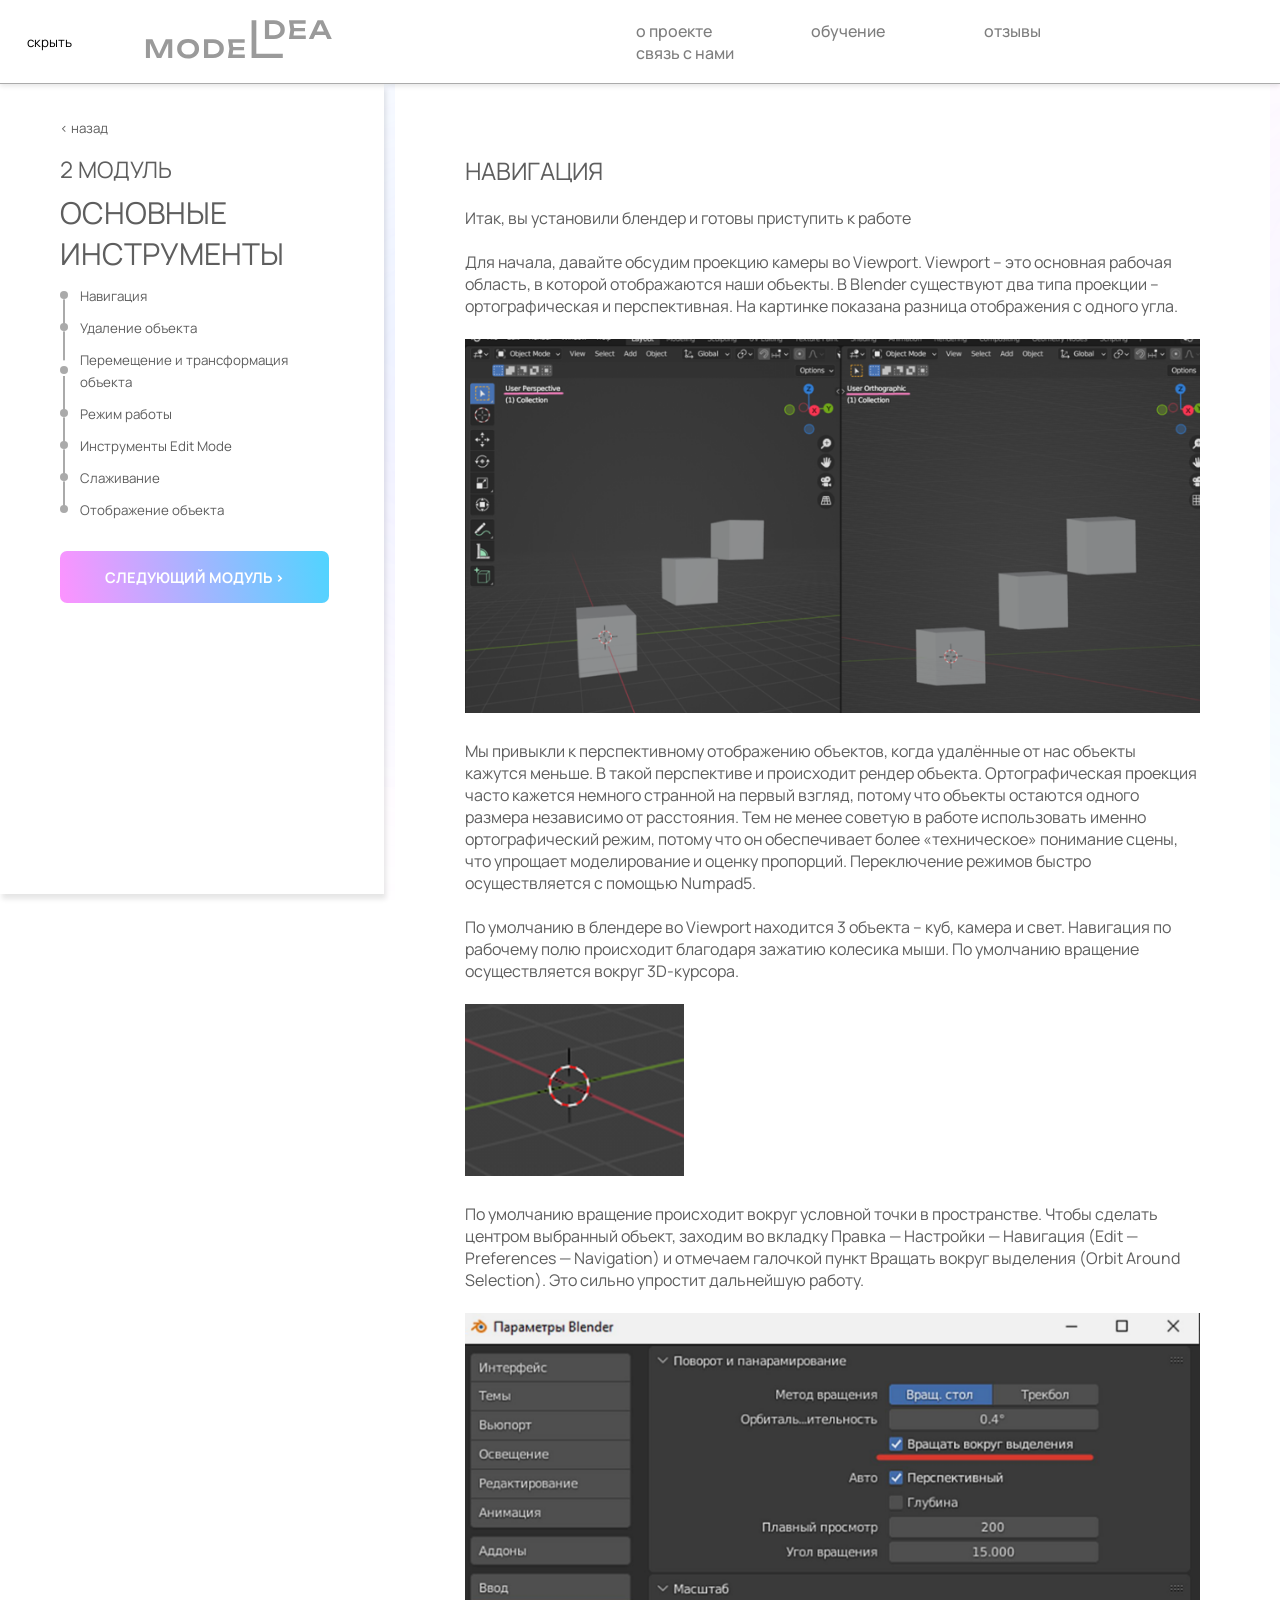
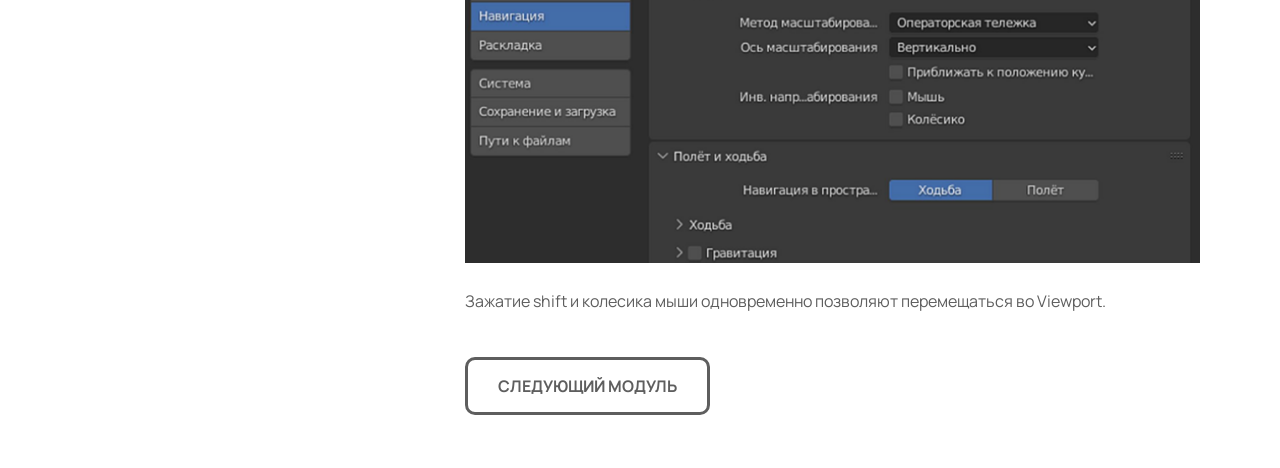
<file: course2.html>
<!DOCTYPE html>
<html lang="en">
<head>
    <meta charset="UTF-8">
    <meta name="viewport" content="width=device-width, initial-scale=1.0">
    <link rel="preconnect" href="https://fonts.googleapis.com">
    <link rel="preconnect" href="https://fonts.gstatic.com" crossorigin>
    <link href="https://fonts.googleapis.com/css2?family=Manrope:wght@200..800&family=Unbounded:wght@200..900&display=swap" rel="stylesheet">
    <title>Course1</title>
    <link rel="stylesheet" href = "css/main.css">
</head>
<body>
    <nav class="sticky">
        <div class="nav-container">
            <button class="toggle-button" onclick="toggleSidebar()">скрыть</button>
            <div class="logo"><a href="#logo"><img src="img/logo.svg" alt="Logo" class="logo-img"></a></div>
            <ul class="list-inline">
                <li><a href="#a">о проекте</a></li>
                <li><a href="#b">обучение</a></li>
                <li><a href="#c">отзывы</a></li>
                <li><a href="#d">связь с нами</a></li>
            </ul>
        </div>
    </nav>

    <div class="container">
        <article class="section" id="logo"></article>
    </div>

    <div class="main-container">
            <div class="sidebar-module" id="sidebar">
                <a href="courses.html">&lt; назад</a>
                <h2>2 МОДУЛЬ</h2>
                <h3>ОСНОВНЫЕ ИНСТРУМЕНТЫ</h3>
                <ul class="lesson-list">
                    <li><a href="#" onclick="add_content2_1()">Навигация</a></li>
                    <li><a href ="#" onclick="add_content2_2()">Удаление объекта</a></li>
                    <li><a href="#" onclick="add_content2_3()">Перемещение и трансформация объекта</a></li>
                    <li><a href="#" onclick="add_content2_4()">Режим работы</a></li>
                    <li><a href="#" onclick="add_content2_5()">Инструменты Edit Mode</a></li>
                    <li><a href="#" onclick="add_content2_6()">Слаживание</a></li>
                    <li><a href="#" onclick="add_content2_7()">Отображение объекта</a></li>
                </ul>
                <button class="button-next" onclick="openNextModule()">СЛЕДУЮЩИЙ МОДУЛЬ &gt</button>
                <script>
                    function openNextModule() {
                    window.location.href = "course3.html";}
                </script>
                
            </div>
        
        
        <div class="back-container">
            <div class="lesson-container" id="lesson-container">
                <h1 class="lesson-title">НАВИГАЦИЯ</h1>
                <p class="lesson-text">Итак, вы установили блендер и готовы приступить к работе <br>
                    <br>
                    Для начала, давайте обсудим проекцию камеры во Viewport. Viewport – это основная рабочая область, в которой отображаются наши объекты. В Blender существуют два типа проекции – ортографическая и перспективная. На картинке показана разница отображения с одного угла.
                    <br> <br>
                    <img 
                        src="img/Nav-1.1(2).png" 
                        width=100%
                        alt="Screen1">
                    <br> <br>
                    Мы привыкли к перспективному отображению объектов, когда удалённые от нас объекты кажутся меньше. В такой перспективе и происходит рендер объекта. Ортографическая проекция часто кажется немного странной на первый взгляд, потому что объекты остаются одного размера независимо от расстояния. Тем не менее советую в работе использовать именно ортографический режим, потому что он обеспечивает более «техническое» понимание сцены, что упрощает моделирование и оценку пропорций. Переключение режимов быстро осуществляется с помощью Numpad5.
                    <br> <br>
                    По умолчанию в блендере во Viewport находится 3 объекта – куб, камера и свет. Навигация по рабочему полю происходит благодаря зажатию колесика мыши. По умолчанию вращение осуществляется вокруг 3D-курсора.
                    <br> <br>
                    <img src="img/Nav-1.2.png" alt="Screen2" class="screen-2">
                    <br> <br>
                    По умолчанию вращение происходит вокруг условной точки в пространстве. Чтобы сделать центром выбранный объект, заходим во вкладку Правка — Настройки — Навигация (Edit — Preferences — Navigation) и отмечаем галочкой пункт Вращать вокруг выделения (Orbit Around Selection). Это сильно упростит дальнейшую работу. 
                    <br> <br>
                    <img 
                    src="img/Nav-1.3.png"
                    width=100%>
                    <br> <br>
                    Зажатие shift и колесика мыши одновременно позволяют перемещаться во Viewport. 
                </p>
                <button class="button-next-ur" onclick="add_content2_2()">СЛЕДУЮЩИЙ МОДУЛЬ</button>
            </div>
        </div>
    </div>
<script src="back.js"></script>
</body>
</html>
</file>
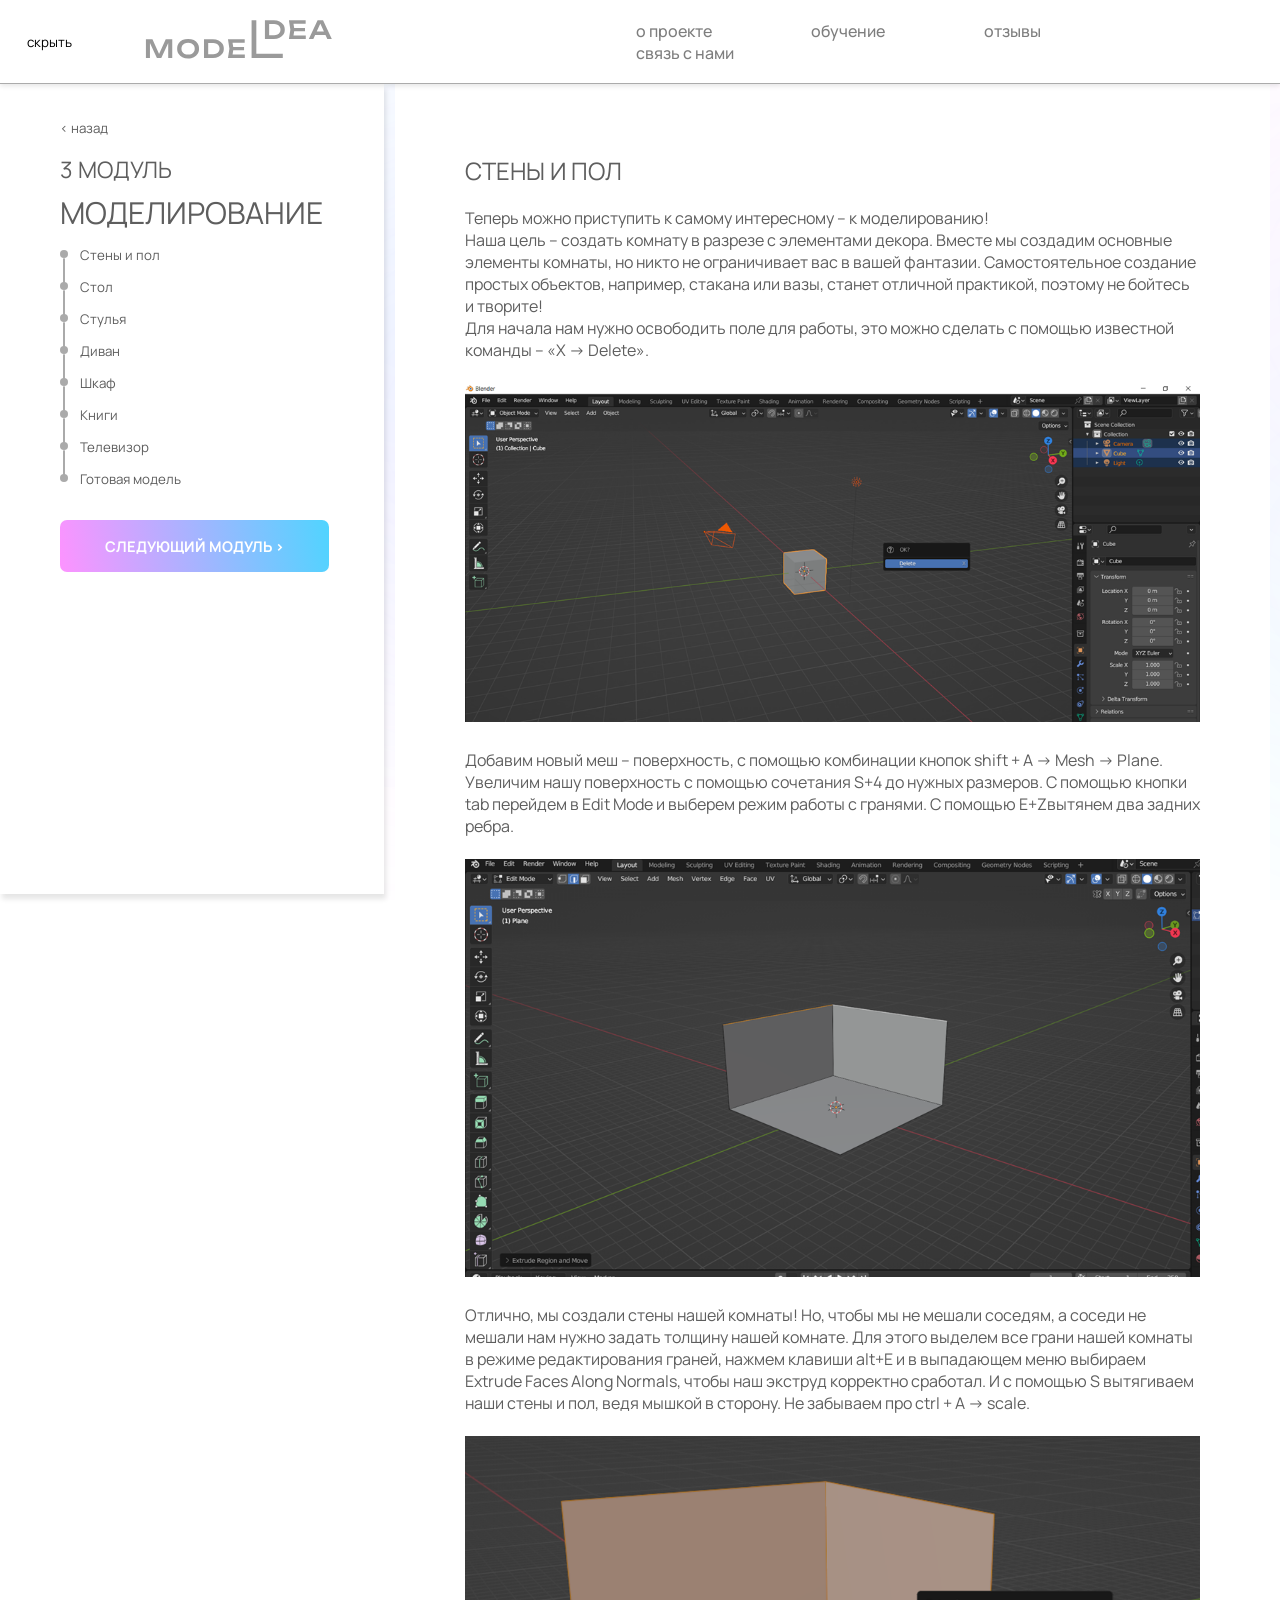
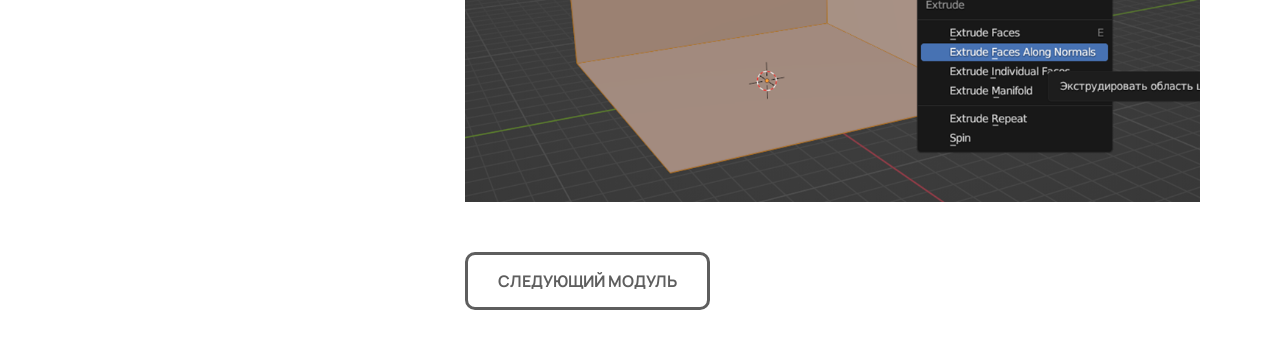
<file: course3.html>
<!DOCTYPE html>
<html lang="en">
<head>
    <meta charset="UTF-8">
    <meta name="viewport" content="width=device-width, initial-scale=1.0">
    <link rel="preconnect" href="https://fonts.googleapis.com">
    <link rel="preconnect" href="https://fonts.gstatic.com" crossorigin>
    <link href="https://fonts.googleapis.com/css2?family=Manrope:wght@200..800&family=Unbounded:wght@200..900&display=swap" rel="stylesheet">
    <title>Course1</title>
    <link rel="stylesheet" href = "css/main.css">
</head>
<body>
    <nav class="sticky">
        <div class="nav-container">
            <button class="toggle-button" onclick="toggleSidebar()">скрыть</button>
            <div class="logo"><a href="#logo"><img src="img/logo.svg" alt="Logo" class="logo-img"></a></div>
            <ul class="list-inline">
                <li><a href="#a">о проекте</a></li>
                <li><a href="#b">обучение</a></li>
                <li><a href="#c">отзывы</a></li>
                <li><a href="#d">связь с нами</a></li>
            </ul>
        </div>
    </nav>

    <div class="container">
        <article class="section" id="logo"></article>
    </div>

    <div class="main-container">
            <div class="sidebar-module" id="sidebar">
                <a href="course2.html">&lt; назад</a>
                <h2>3 МОДУЛЬ</h2>
                <h3>МОДЕЛИРОВАНИЕ</h3>
                <ul class="lesson-list">
                    <li><a href="#" onclick="add_content3_1()">Стены и пол</a></li>
                    <li><a href="#" onclick="add_content3_2()">Стол</a></li>
                    <li><a href="#" onclick="add_content3_3()">Стулья</a></li>
                    <li><a href="#" onclick="add_content3_4()">Диван</a></li>
                    <li><a href="#" onclick="add_content3_5()">Шкаф</a></li>
                    <li><a href="#" onclick="add_content3_6()">Книги</a></li>
                    <li><a href="#" onclick="add_content3_7()">Телевизор</a></li>
                    <li><a href="#" onclick="add_content3_8()">Готовая модель</a></li>
                </ul>
                <button class="button-next" onclick="openNextModule()">СЛЕДУЮЩИЙ МОДУЛЬ &gt</button>
                <script>
                    function openNextModule() {
                        window.location.href = "course4.html";}
                </script>

            </div>
        
        
        <div class="back-container">
            <div class="lesson-container" id="lesson-container">
                <h1 class="lesson-title">СТЕНЫ И ПОЛ</h1>
                <p class="lesson-text">
                    Теперь можно приступить к самому интересному – к моделированию! 
                    <br>
                    Наша цель – создать комнату в разрезе с элементами декора. Вместе мы создадим основные элементы комнаты, но никто не ограничивает вас в вашей фантазии. Самостоятельное создание простых объектов, например, стакана или вазы, станет отличной практикой, поэтому не бойтесь и творите!
                    <br>
                    Для начала нам нужно освободить поле для работы, это можно сделать с помощью известной команды – «X -> Delete». 
                    <br> <br>
                    <img 
                    src="img/Model-1.png"
                    width = 100%>
                    <br> <br>
                    Добавим новый меш – поверхность, с помощью комбинации кнопок shift + A -> Mesh -> Plane. Увеличим нашу поверхность с помощью сочетания  S+4 до нужных размеров. С помощью кнопки tab перейдем в Edit Mode и выберем режим работы с гранями. С помощью E+Zвытянем два задних ребра. 
                    <br> <br>
                    <img
                    src = "img/Model-2.png"
                    width = 100%>
                    <br> <br>
                    Отлично, мы создали стены нашей комнаты! Но, чтобы мы не мешали соседям, а соседи не мешали нам нужно задать толщину нашей комнате. Для этого выделем все грани нашей комнаты в режиме редактирования граней, нажмем клавиши alt+E и в выпадающем меню выбираем Extrude Faces Along Normals, чтобы наш экструд корректно сработал. И с помощью S вытягиваем наши стены и пол, ведя мышкой в сторону. Не забываем про ctrl + A -> scale.
                    <br> <br>
                    <img
                    src="img/Model-3.png"
                    width = 100%>
                </p>
                <button class="button-next-ur" onclick="add_content3_2()">СЛЕДУЮЩИЙ МОДУЛЬ</button>
            </div>
        </div>
    </div>
<script src="back.js"></script>
</body>
</html>
</file>
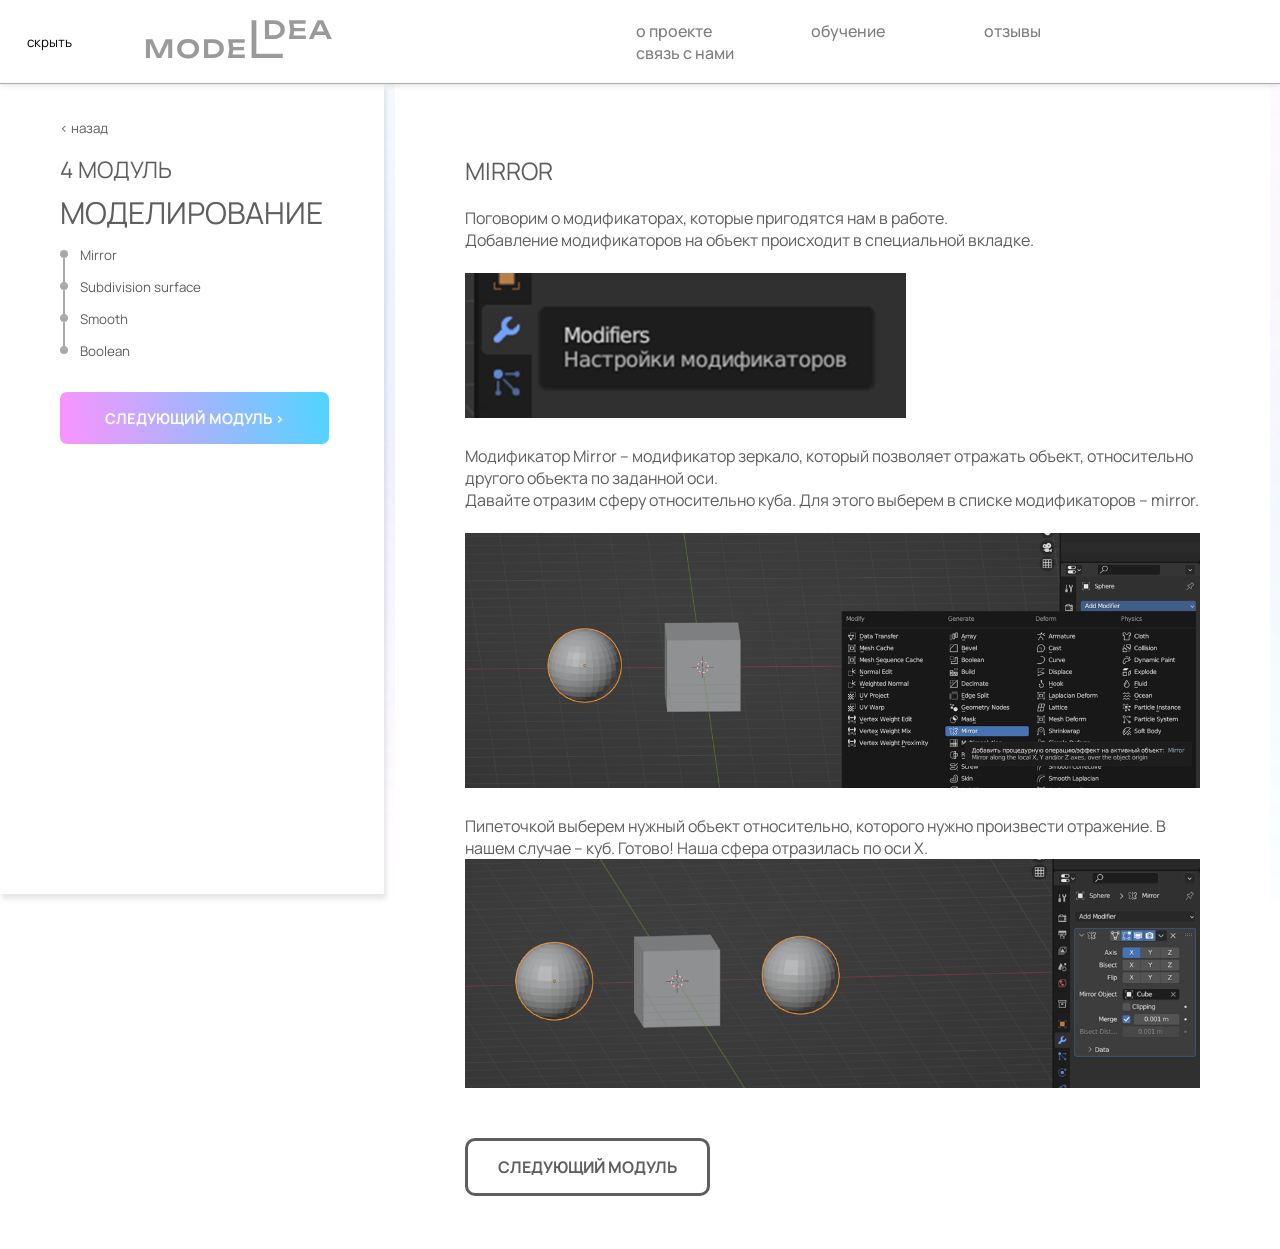
<file: course4.html>
<!DOCTYPE html>
<html lang="en">
<head>
    <meta charset="UTF-8">
    <meta name="viewport" content="width=device-width, initial-scale=1.0">
    <link rel="preconnect" href="https://fonts.googleapis.com">
    <link rel="preconnect" href="https://fonts.gstatic.com" crossorigin>
    <link href="https://fonts.googleapis.com/css2?family=Manrope:wght@200..800&family=Unbounded:wght@200..900&display=swap" rel="stylesheet">
    <title>Course1</title>
    <link rel="stylesheet" href = "css/main.css">
</head>
<body>
    <nav class="sticky">
        <div class="nav-container">
            <button class="toggle-button" onclick="toggleSidebar()">скрыть</button>
            <div class="logo"><a href="#logo"><img src="img/logo.svg" alt="Logo" class="logo-img"></a></div>
            <ul class="list-inline">
                <li><a href="#a">о проекте</a></li>
                <li><a href="#b">обучение</a></li>
                <li><a href="#c">отзывы</a></li>
                <li><a href="#d">связь с нами</a></li>
            </ul>
        </div>
    </nav>

    <div class="container">
        <article class="section" id="logo"></article>
    </div>

    <div class="main-container">
            <div class="sidebar-module" id="sidebar">
                <a href="course3.html">&lt; назад</a>
                <h2>4 МОДУЛЬ</h2>
                <h3>МОДЕЛИРОВАНИЕ</h3>
                <ul class="lesson-list">
                    <li><a href="#" onclick="add_content4_1()">Mirror</a></li>
                    <li><a href="#" onclick="add_content4_2()">Subdivision surface</a></li>
                    <li><a href="#" onclick="add_content4_3()">Smooth</a></li>
                    <li><a href="#" onclick="add_content4_4()">Boolean</a></li>
                </ul>
                <button class="button-next" onclick="openNextModule()">СЛЕДУЮЩИЙ МОДУЛЬ &gt</button>
                <script>
                    function openNextModule() {
                        window.location.href = "course5.html";}
                </script>

            </div>
        
        
        <div class="back-container">
            <div class="lesson-container" id="lesson-container">
                <h1 class="lesson-title">MIRROR</h1>
                <p class="lesson-text">
                    Поговорим о модификаторах, которые пригодятся нам в работе.
                    <br>
                    Добавление модификаторов на объект происходит в специальной вкладке.
                    <br> <br>
                    <img
                    src="img/Mod-1.png"
                    width = 60%>
                    <br> <br>
                    Модификатор Mirror – модификатор зеркало, который позволяет отражать объект, относительно другого объекта по заданной оси.
                    <br>
                    Давайте отразим сферу относительно куба. Для этого выберем в списке модификаторов – mirror. 
                    <br> <br>
                    <img
                    src="img/Mod-2.png"
                    width = 100%>
                    <br> <br>
                    Пипеточкой выберем нужный объект относительно, которого нужно произвести отражение. В нашем случае – куб. Готово! Наша сфера отразилась по оси X.
                    <br>
                    <img
                    src="img/Mod-3.png"
                    width = 100%>
                </p>
                <button class="button-next-ur" onclick="add_content4_2()">СЛЕДУЮЩИЙ МОДУЛЬ</button>
            </div>
        </div>
    </div>
<script src="back.js"></script>
</body>
</html>
</file>
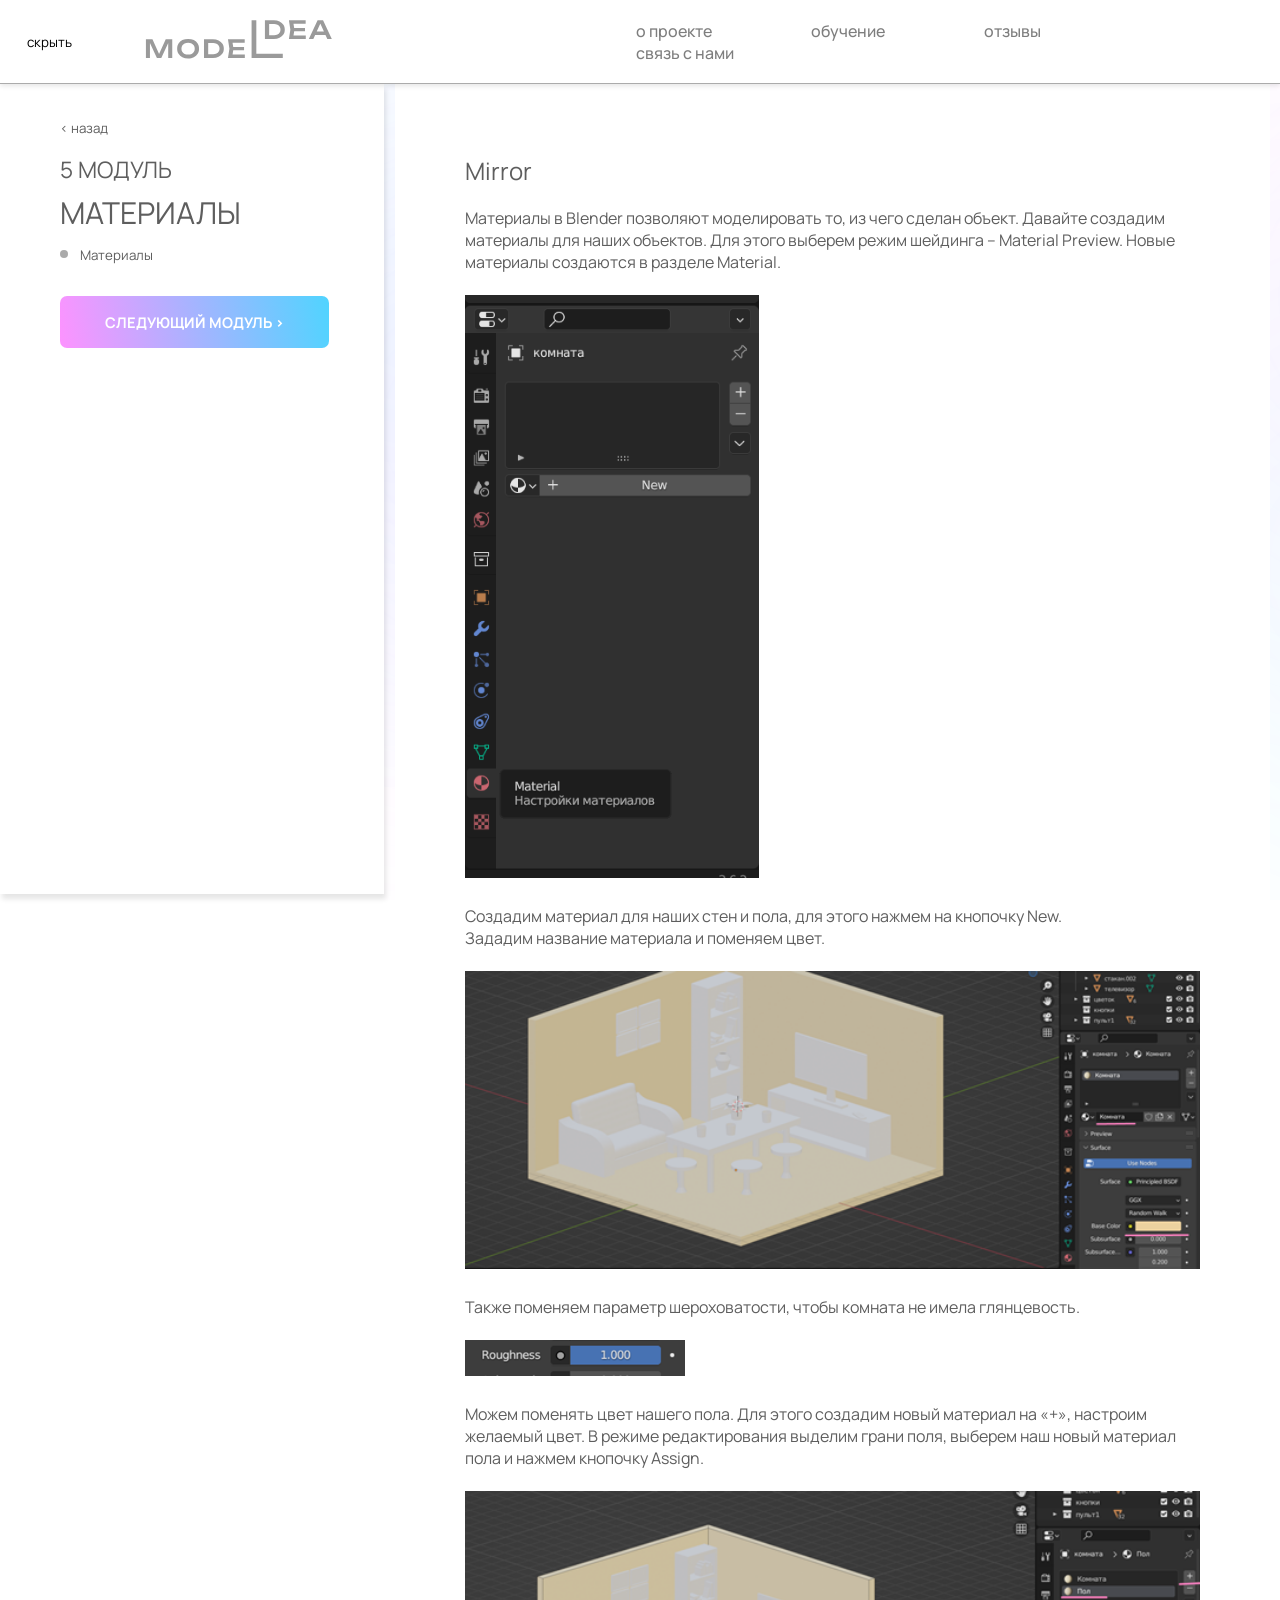
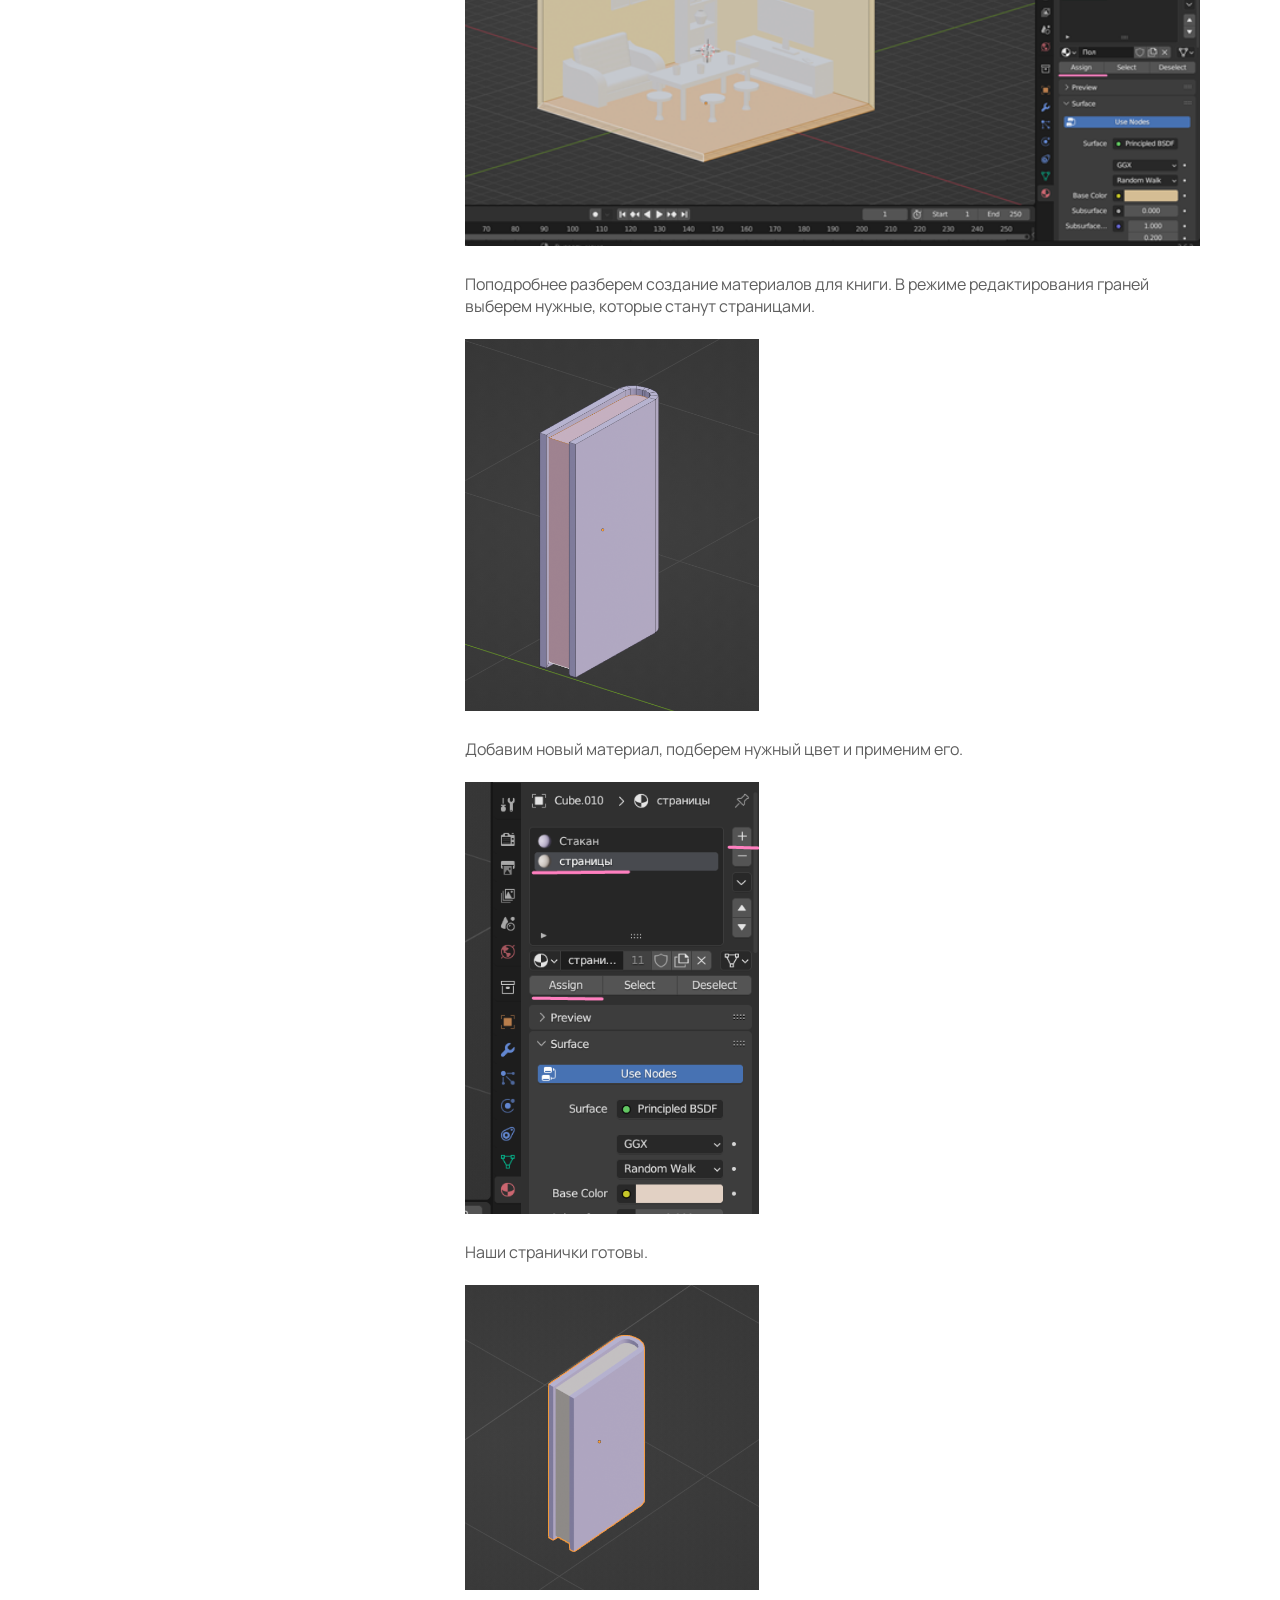
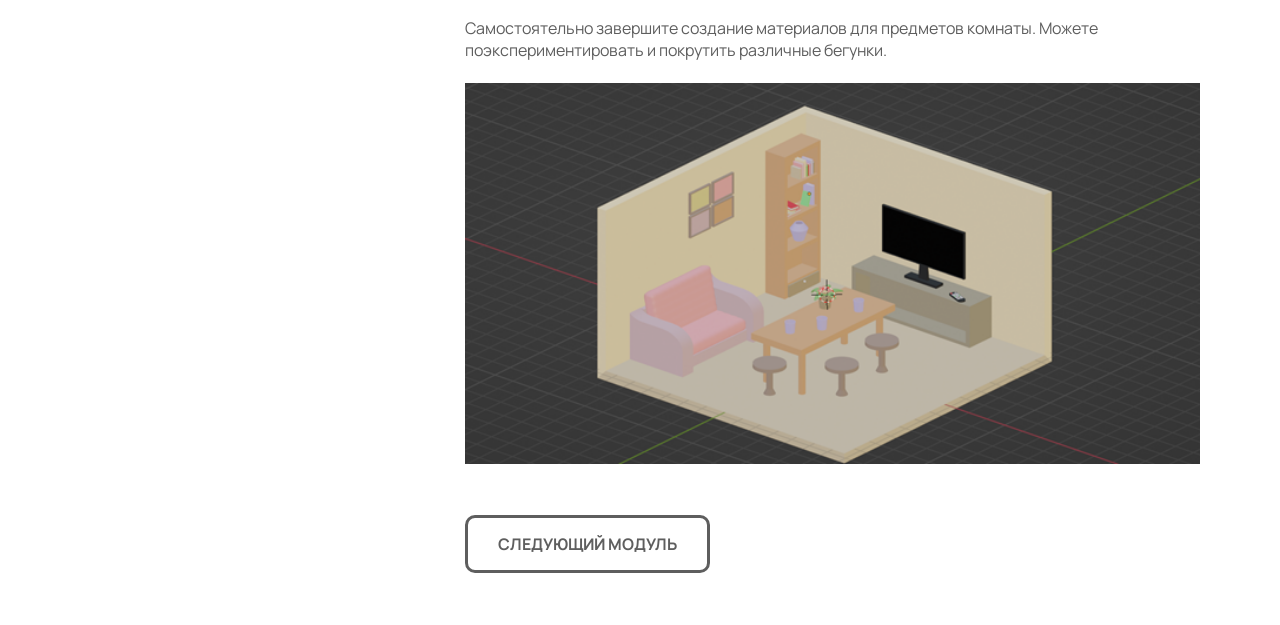
<file: course5.html>
<!DOCTYPE html>
<html lang="en">
<head>
    <meta charset="UTF-8">
    <meta name="viewport" content="width=device-width, initial-scale=1.0">
    <link rel="preconnect" href="https://fonts.googleapis.com">
    <link rel="preconnect" href="https://fonts.gstatic.com" crossorigin>
    <link href="https://fonts.googleapis.com/css2?family=Manrope:wght@200..800&family=Unbounded:wght@200..900&display=swap" rel="stylesheet">
    <title>Course1</title>
    <link rel="stylesheet" href = "css/main.css">
</head>
<body>
    <nav class="sticky">
        <div class="nav-container">
            <button class="toggle-button" onclick="toggleSidebar()">скрыть</button>
            <div class="logo"><a href="#logo"><img src="img/logo.svg" alt="Logo" class="logo-img"></a></div>
            <ul class="list-inline">
                <li><a href="#a">о проекте</a></li>
                <li><a href="#b">обучение</a></li>
                <li><a href="#c">отзывы</a></li>
                <li><a href="#d">связь с нами</a></li>
            </ul>
        </div>
    </nav>

    <div class="container">
        <article class="section" id="logo"></article>
    </div>

    <div class="main-container">
            <div class="sidebar-module" id="sidebar">
                <a href="course4.html">&lt; назад</a>
                <h2>5 МОДУЛЬ</h2>
                <h3>МАТЕРИАЛЫ</h3>
                <ul class="lesson-list">
                    <li><a href="#">Материалы</a></li>
                </ul>
                <button class="button-next" onclick="openNextModule()">СЛЕДУЮЩИЙ МОДУЛЬ &gt</button>
                <script>
                    function openNextModule() {
                        window.location.href = "course6.html";}
                </script>

            </div>
        
        
        <div class="back-container">
            <div class="lesson-container">
                <h1 class="lesson-title">Mirror</h1>
                <p class="lesson-text">
                    Материалы в Blender позволяют моделировать то, из чего сделан объект. Давайте создадим материалы для наших объектов. Для этого выберем режим шейдинга – Material Preview. Новые материалы создаются в разделе Material.
                    <br> <br>
                    <img
                    src="img/Materials-1.png"
                    width = 40%>
                    <br> <br>
                    Создадим материал для наших стен и пола, для этого нажмем на кнопочку New.
                    <br>
                    Зададим название материала и поменяем цвет. 
                    <br> <br>
                    <img
                    src="img/Materials-2.png"
                    width = 100%>
                    <br> <br>
                    Также поменяем параметр шероховатости, чтобы комната не имела глянцевость.
                    <br> <br>
                    <img
                    src="img/Materials-2.5.png"
                    width = 30%>
                    <br> <br>
                    Можем поменять цвет нашего пола. Для этого создадим новый материал на «+», настроим желаемый цвет. В режиме редактирования выделим грани поля, выберем наш новый материал пола и нажмем кнопочку Assign.
                    <br> <br>
                    <img
                    src="img/Materials-3.png"
                    width = 100%>
                    <br> <br>
                    Поподробнее разберем создание материалов для книги. В режиме редактирования граней выберем нужные, которые станут страницами.
                    <br> <br>
                    <img
                    src="img/Materials-4.png"
                    width=40%>
                    <br> <br>
                    Добавим новый материал, подберем нужный цвет и применим его.
                    <br><br>
                    <img
                    src="img/Materials-5.png"
                    width=40%>
                    <br> <br>
                    Наши странички готовы.
                    <br> <br>
                    <img
                    src="img/Materials-6.png"
                    width=40%>
                    <br> <br>
                    Самостоятельно завершите создание материалов для предметов комнаты. Можете поэкспериментировать и покрутить различные бегунки.
                    <br> <br>
                    <img
                    src="img/Materials-7.png"
                    width=100%>
                </p>
                <button class="button-next-ur" onclick="next_ur()">СЛЕДУЮЩИЙ МОДУЛЬ</button>
                <script>
                    function next_ur() {
                        window.location.href = "course6.html";
                    }
                </script> 
            </div>
        </div>
    </div>
<script src="back.js"></script>
</body>
</html>
</file>
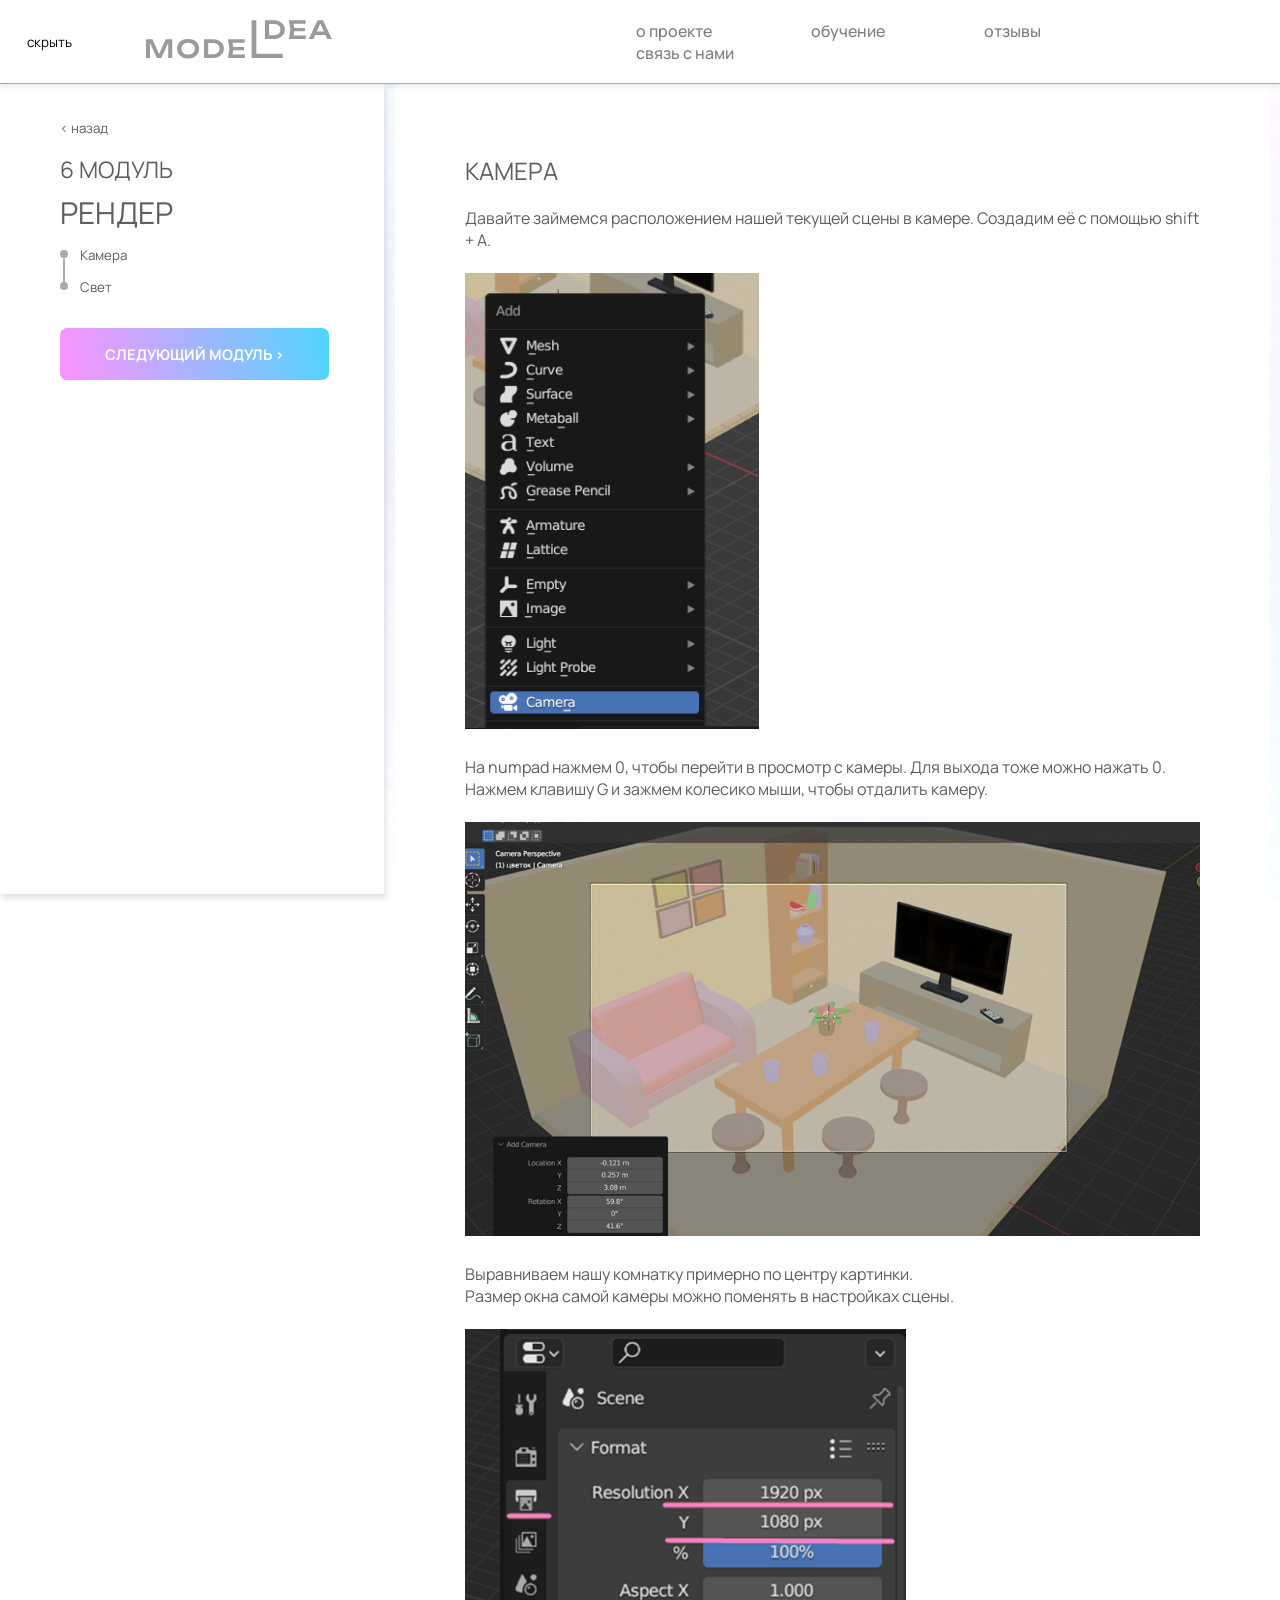
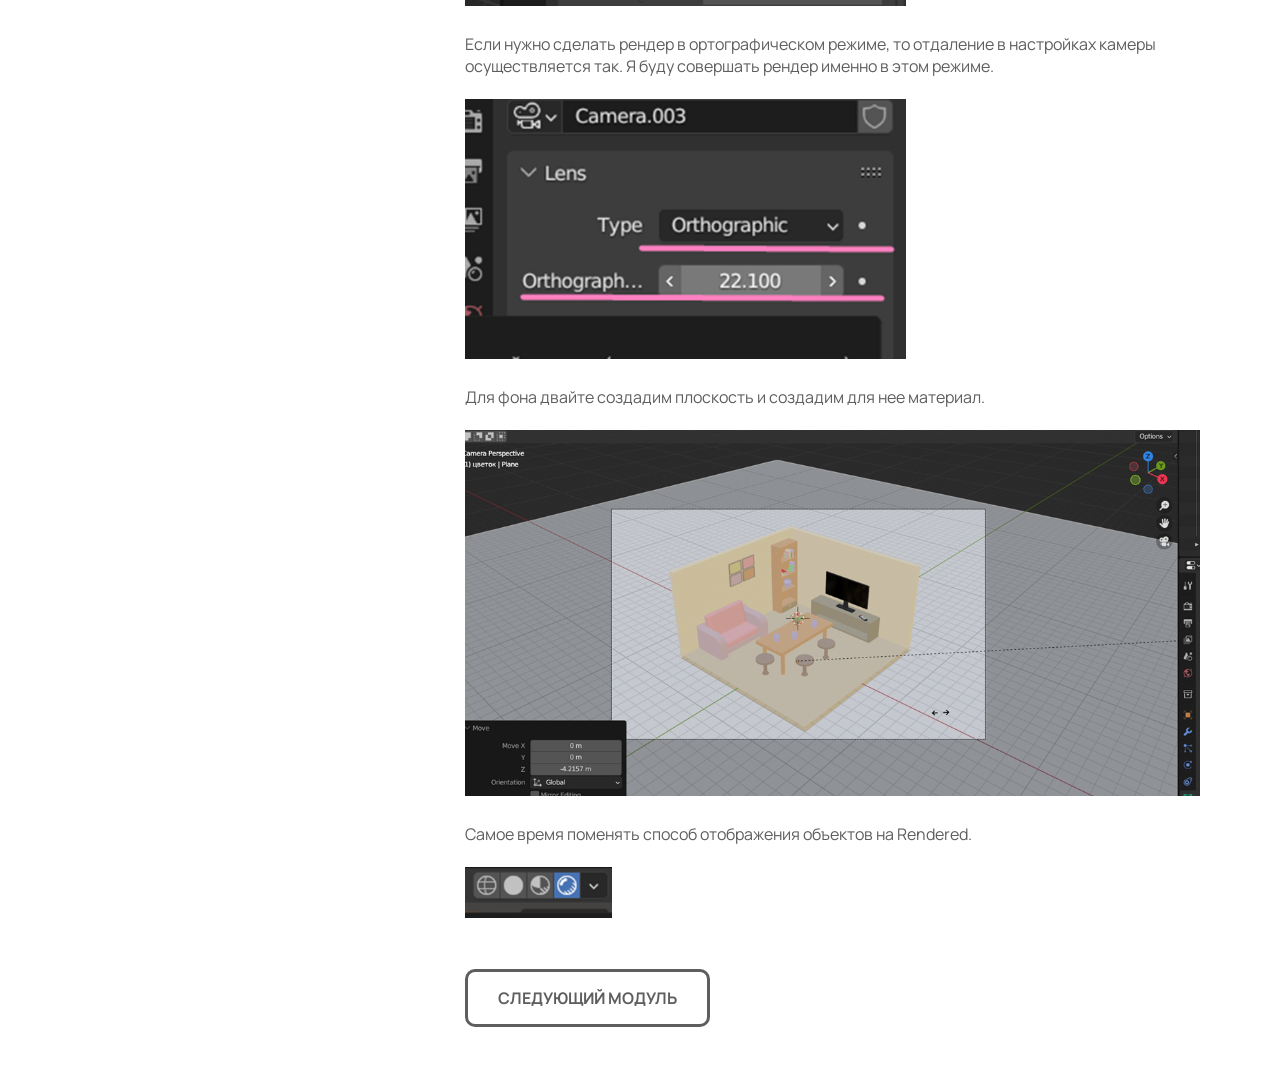
<file: course6.html>
<!DOCTYPE html>
<html lang="en">
<head>
    <meta charset="UTF-8">
    <meta name="viewport" content="width=device-width, initial-scale=1.0">
    <link rel="preconnect" href="https://fonts.googleapis.com">
    <link rel="preconnect" href="https://fonts.gstatic.com" crossorigin>
    <link href="https://fonts.googleapis.com/css2?family=Manrope:wght@200..800&family=Unbounded:wght@200..900&display=swap" rel="stylesheet">
    <title>Course1</title>
    <link rel="stylesheet" href = "css/main.css">
</head>
<body>
    <nav class="sticky">
        <div class="nav-container">
            <button class="toggle-button" onclick="toggleSidebar()">скрыть</button>
            <div class="logo"><a href="#logo"><img src="img/logo.svg" alt="Logo" class="logo-img"></a></div>
            <ul class="list-inline">
                <li><a href="#a">о проекте</a></li>
                <li><a href="#b">обучение</a></li>
                <li><a href="#c">отзывы</a></li>
                <li><a href="#d">связь с нами</a></li>
            </ul>
        </div>
    </nav>

    <div class="container">
        <article class="section" id="logo"></article>
    </div>

    <div class="main-container">
            <div class="sidebar-module" id="sidebar">
                <a href="course5.html">&lt; назад</a>
                <h2>6 МОДУЛЬ</h2>
                <h3>РЕНДЕР</h3>
                <ul class="lesson-list">
                    <li><a href="#" onclick="add_content6_1()">Камера</a></li>
                    <li><a href="#" onclick="add_content6_2()">Свет</a></li>
                </ul>
                <button class="button-next" onclick="openNextModule()">СЛЕДУЮЩИЙ МОДУЛЬ &gt</button>
                <script>
                    function openNextModule() {
                        window.location.href = "course7.html";}
                </script>

            </div>
        
        
        <div class="back-container">
            <div class="lesson-container" id="lesson-container">
                <h1 class="lesson-title">КАМЕРА</h1>
                <p class="lesson-text">
                    Давайте займемся расположением нашей текущей сцены в камере. Создадим её с помощью shift + A.
                    <br> <br>
                    <img
                        src="img/Render-1.png"
                        width=40%>
                    <br><br>
                    На numpad нажмем 0, чтобы перейти в просмотр с камеры. Для выхода тоже можно нажать 0. Нажмем клавишу G и зажмем колесико мыши, чтобы отдалить камеру. 
                    <br> <br>
                    <img
                        src="img/Render-2.png"
                        width=100%>
                    <br><br>
                    Выравниваем нашу комнатку примерно по центру картинки. 
                    <br>Размер окна самой камеры можно поменять в настройках сцены. 
                    <br> <br>
                    <img
                        src="img/Render-3.png"
                        width=60%>
                    <br><br>
                    Если нужно сделать рендер в ортографическом режиме, то отдаление в настройках камеры осуществляется так. Я буду совершать рендер именно в этом режиме.
                    <br><br>
                    <img
                        src="img/Render-4.png"
                        width=60%>
                    <br><br>
                    Для фона двайте создадим плоскость и создадим для нее материал.
                    <br><br>
                    <img
                        src="img/Render-5.png"
                        width=100%>
                    <br><br>
                    Самое время поменять способ отображения объектов на Rendered.
                    <br><br>
                    <img
                        src="img/Render-6.png"
                        width=20%>
                </p>
                <button class="button-next-ur" onclick="add_content6_2()">СЛЕДУЮЩИЙ МОДУЛЬ</button>
            </div>
        </div>
    </div>
<script src="back.js"></script>
</body>
</html>
</file>
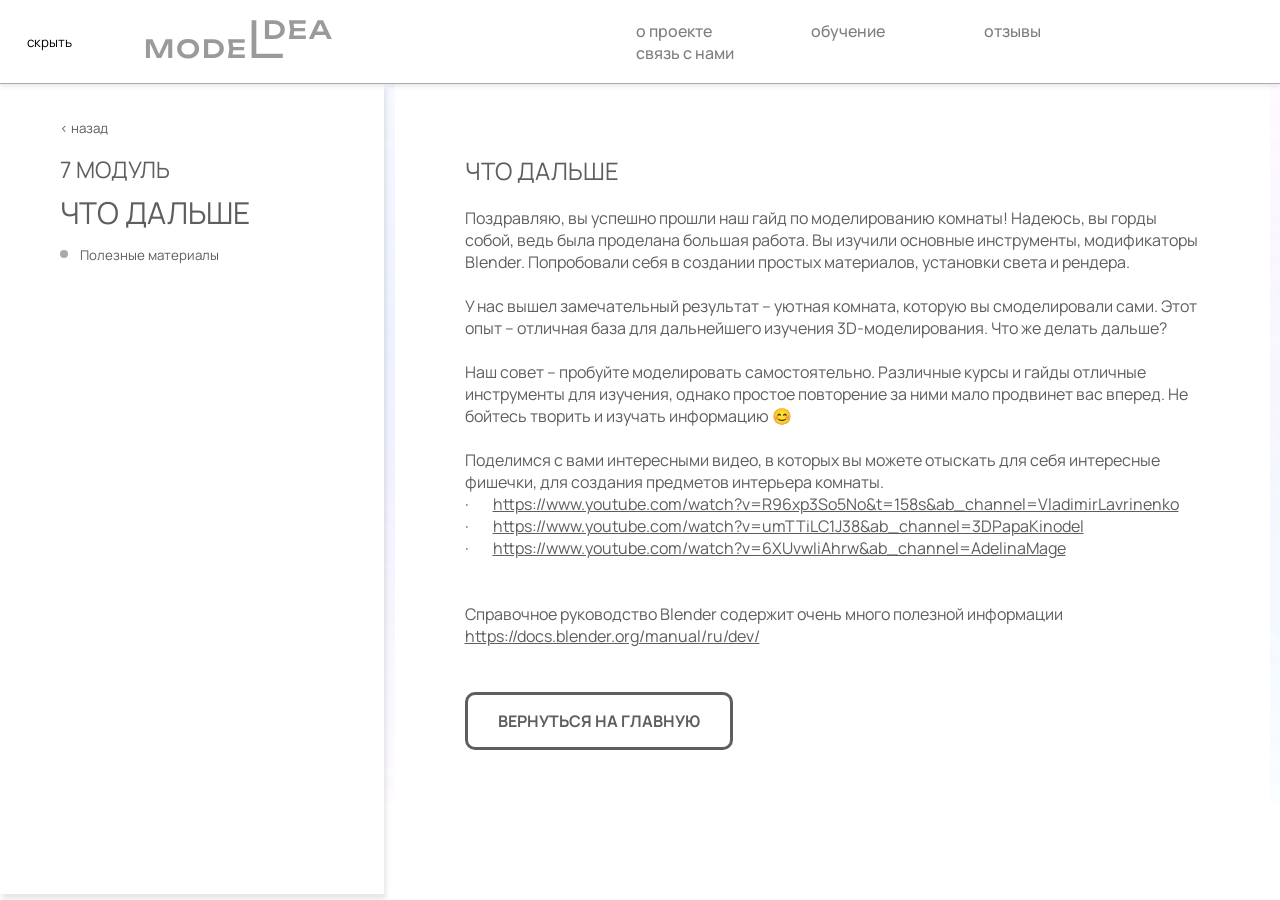
<file: course7.html>
<!DOCTYPE html>
<html lang="en">
<head>
    <meta charset="UTF-8">
    <meta name="viewport" content="width=device-width, initial-scale=1.0">
    <link rel="preconnect" href="https://fonts.googleapis.com">
    <link rel="preconnect" href="https://fonts.gstatic.com" crossorigin>
    <link href="https://fonts.googleapis.com/css2?family=Manrope:wght@200..800&family=Unbounded:wght@200..900&display=swap" rel="stylesheet">
    <title>Course1</title>
    <link rel="stylesheet" href = "css/main.css">
</head>
<body>
    <nav class="sticky">
        <div class="nav-container">
            <button class="toggle-button" onclick="toggleSidebar()">скрыть</button>
            <div class="logo"><a href="#logo"><img src="img/logo.svg" alt="Logo" class="logo-img"></a></div>
            <ul class="list-inline">
                <li><a href="#a">о проекте</a></li>
                <li><a href="#b">обучение</a></li>
                <li><a href="#c">отзывы</a></li>
                <li><a href="#d">связь с нами</a></li>
            </ul>
        </div>
    </nav>

    <div class="container">
        <article class="section" id="logo"></article>
    </div>

    <div class="main-container">
            <div class="sidebar-module" id="sidebar">
                <a href="course6.html">&lt; назад</a>
                <h2>7 МОДУЛЬ</h2>
                <h3>ЧТО ДАЛЬШЕ</h3>
                <ul class="lesson-list">
                    <li><a href="#">Полезные материалы</a></li>
                </ul>
            </div>
        
        
        <div class="back-container">
            <div class="lesson-container">
                <h1 class="lesson-title">ЧТО ДАЛЬШЕ</h1>
                <p class="lesson-text">
                    Поздравляю, вы успешно прошли наш гайд по моделированию комнаты! Надеюсь, вы горды собой, ведь была проделана большая работа. Вы изучили основные инструменты, модификаторы Blender. Попробовали себя в создании простых материалов, установки света и рендера. 
                    <br> <br>
                    У нас вышел замечательный результат – уютная комната, которую вы смоделировали сами. Этот опыт – отличная база для дальнейшего изучения 3D-моделирования. Что же делать дальше?
                    <br> <br>
                    Наш совет – пробуйте моделировать самостоятельно. Различные курсы и гайды отличные инструменты для изучения, однако простое повторение за ними мало продвинет вас вперед. Не бойтесь творить и изучать информацию 😊
                    <br> <br>
                    Поделимся с вами интересными видео, в которых вы можете отыскать для себя интересные фишечки, для создания предметов интерьера комнаты.
                    <br>
                    &#903;&nbsp;&nbsp;&nbsp;&nbsp;&nbsp; <a href="https://www.youtube.com/watch?v=R96xp3So5No&t=158s&ab_channel=VladimirLavrinenko">https://www.youtube.com/watch?v=R96xp3So5No&t=158s&ab_channel=VladimirLavrinenko</a><br>
                    &#903;&nbsp;&nbsp;&nbsp;&nbsp;&nbsp; <a href="https://www.youtube.com/watch?v=umTTiLC1J38&ab_channel=3DPapaKinodel">https://www.youtube.com/watch?v=umTTiLC1J38&ab_channel=3DPapaKinodel</a><br>
                    &#903;&nbsp;&nbsp;&nbsp;&nbsp;&nbsp; <a href="https://www.youtube.com/watch?v=6XUvwIiAhrw&ab_channel=AdelinaMage">https://www.youtube.com/watch?v=6XUvwIiAhrw&ab_channel=AdelinaMage</a><br>
                    <br> <br>
                    Справочное руководство Blender содержит очень много полезной информации
                    <br>
                    <a href="https://docs.blender.org/manual/ru/dev/">https://docs.blender.org/manual/ru/dev/</a>
                </p>
                <button class="button-next-ur">ВЕРНУТЬСЯ НА ГЛАВНУЮ</button>
            </div>
        </div>
    </div>
<script src="back.js"></script>
</body>
</html>
</file>
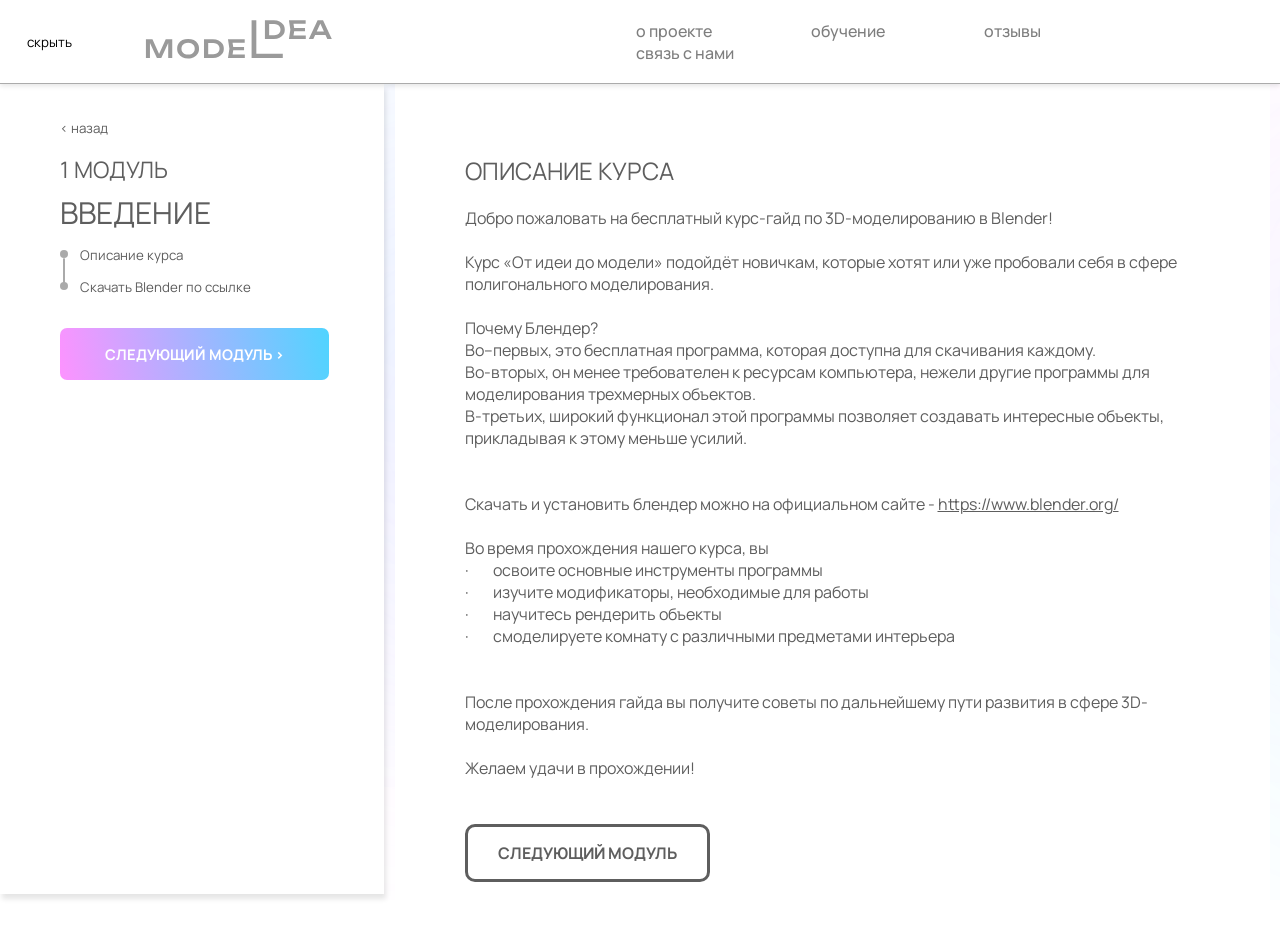
<file: courses.html>
<!DOCTYPE html>
<html lang="en">
<head>
    <meta charset="UTF-8">
    <meta name="viewport" content="width=device-width, initial-scale=1.0">
    <link rel="preconnect" href="https://fonts.googleapis.com">
    <link rel="preconnect" href="https://fonts.gstatic.com" crossorigin>
    <link href="https://fonts.googleapis.com/css2?family=Manrope:wght@200..800&family=Unbounded:wght@200..900&display=swap" rel="stylesheet">
    <title>Course1</title>
    <link rel="stylesheet" href = "css/main.css">
</head>
<body>
    <nav class="sticky">
        <div class="nav-container">
            <button class="toggle-button" onclick="toggleSidebar()">скрыть</button>
            <div class="logo"><a href="#logo"><img src="img/logo.svg" alt="Logo" class="logo-img"></a></div>
            <ul class="list-inline">
                <li><a href="#a">о проекте</a></li>
                <li><a href="#b">обучение</a></li>
                <li><a href="#c">отзывы</a></li>
                <li><a href="#d">связь с нами</a></li>
            </ul>
        </div>
    </nav>

    <div class="container">
        <article class="section" id="logo"></article>
    </div>

    <div class="main-container">
            <div class="sidebar-module" id="sidebar">
                <a href="#">&lt; назад</a>
                <h2>1 МОДУЛЬ</h2>
                <h3>ВВЕДЕНИЕ</h3>
                <ul class="lesson-list">
                    <li><a href="#">Описание курса</a></li>
                    <li><a href="https://www.blender.org/download/">Скачать Blender по ссылке</a></li>
                </ul>
                <button class="button-next" onclick="openNextModule()">СЛЕДУЮЩИЙ МОДУЛЬ &gt</button>
                <script>
                    function openNextModule() {
                        window.location.href = "course2.html";}
                </script>
            </div>
        
        
        <div class="back-container">
            <div class="lesson-container">
                <h1 class="lesson-title">ОПИСАНИЕ КУРСА</h1>
                <p class="lesson-text">
                    Добро пожаловать на бесплатный курс-гайд по 3D-моделированию в Blender!
                    <br> <br>
                    Курс «От идеи до модели» подойдёт новичкам, которые хотят или уже пробовали себя в сфере полигонального моделирования.
                    <br> <br>
                    Почему Блендер?<br>
                    Во–первых, это бесплатная программа, которая доступна для скачивания каждому.<br>
                    Во-вторых, он менее требователен к ресурсам компьютера, нежели другие программы для моделирования трехмерных объектов.<br>
                    В-третьих, широкий функционал этой программы позволяет создавать интересные объекты, прикладывая к этому меньше усилий.<br>
                    <br> <br>
                    Скачать и установить блендер можно на официальном сайте - <a href="https://www.blender.org/">https://www.blender.org/</a>
                    <br> <br>
                    Во время прохождения нашего курса, вы<br>
                    &#903;&nbsp;&nbsp;&nbsp;&nbsp;&nbsp; освоите основные инструменты программы<br>
                    &#903;&nbsp;&nbsp;&nbsp;&nbsp;&nbsp; изучите модификаторы, необходимые для работы<br>
                    &#903;&nbsp;&nbsp;&nbsp;&nbsp;&nbsp; научитесь рендерить объекты<br>
                    &#903;&nbsp;&nbsp;&nbsp;&nbsp;&nbsp; смоделируете комнату с различными предметами интерьера<br>
                    <br> <br>
                    После прохождения гайда вы получите советы по дальнейшему пути развития в сфере 3D-моделирования.
                    <br> <br>
                    Желаем удачи в прохождении!
                </p>
                <button class="button-next-ur" onclick="next_ur()">СЛЕДУЮЩИЙ МОДУЛЬ</button>
                <script>
                    function next_ur() {
                        window.location.href = "course2.html";
                    }
                </script>
            </div>
        </div>
    </div>
<script src="back.js"></script>
</body>
</html>
</file>
<file: css/main.css>
html {
    box-sizing: border-box;
}
*, *::before, *::after {
    margin: 0;
    padding: 0;
    border: 0;
    box-sizing: inherit;
}

body {
    font-family: "Manrope", sans-serif;
    font-optical-sizing: auto;
    font-weight: 500;
    font-style: normal;
    margin: 0 auto;
    padding: 0;
    max-width: 1920px;
    width: 100%;
    overflow-x: hidden;
}

.container {
    background-color: #ffffff;  
    padding: 0; 
    background-position: top right;
    background-repeat: no-repeat;
    background-size: contain;
}

.section {
    font-family: "Manrope", sans-serif;
    font-optical-sizing: auto;
    font-weight: 500;
    font-style: normal;
    color: #7E7E7E;
    margin: 0;
    scroll-margin-top: 10.5vh;
    font-size: 3%;
}

.logo-img {
    max-width: 90%;
    height: auto;
    /* display: block; */
    margin-right: 40vh;
    margin-left: 8vh;
}

.list-inline a {
    text-decoration: none;
    color: #7E7E7E;
    font-family: "Manrope", sans-serif;
    font-optical-sizing: auto;
    font-weight: 500;
    font-style: normal;
    transition: color 0.3s;
}

.list-inline a:hover {
    color: #515151;
}

.sticky {
    background-color: rgb(255, 255, 255);
    position: sticky;
    top: 0;
    box-shadow: 0 2px 5px rgba(0, 0, 0, 0.1);
    z-index: 10;
    padding: 0.5em;
    border-bottom: 1px solid #ABABAB;
}

.nav-container {
    display: flex;
    justify-content: space-between;
    align-items: center;
}

.toggle-button {
    margin-left: 1.5%;
    font-family: "Manrope";
    background-color: #fff;
}

.list-inline {
    margin: 0;
    padding: 0;
    list-style: none;
    margin-left: -0.5em;
    margin-right: -0.5em;
}

.list-inline > li {
    display: inline-block;
    margin-right: 7.5vw;
}


.sidebar-module {
    position: sticky;
    top: 70px;
    min-width: 300px;
    width: 100%;
    max-width: 384px;
    height: 90vh;
    background-color: #ffffff;
    padding: 35px 60px;
    box-shadow: 2px 5px 5px rgba(0, 0, 0, 0.1);
    font-family: "Manrope", sans-serif;
    font-optical-sizing: auto;
    font-weight: 400;
    font-style: normal;
    display: flex;
    flex-direction: column;
    align-items: flex-start;

    transition: transform 0.3s ease;
}

.sidebar-module.hidden {
    display: none; /* Сдвиг влево при скрытии */
}

.side-container .toggle-button {
    display: block;
    margin-bottom: 10px;
    padding: 10px;
    background-color: #ABABAB;
    color: white;
    border: none;
    border-radius: 5px;
    cursor: pointer;
}

/* Стили для ссылок */
.sidebar-module a {
    font-size: 10pt; /* Устанавливаем размер шрифта */
    color: #5E5E5E; /* Устанавливаем цвет шрифта */
    text-decoration: none;
    font-family: inherit; /* Убедитесь, что используется шрифт от родителя */
    font-weight: inherit; /* Наследуем вес шрифта */
    font-style: inherit; /* Наследуем стиль шрифта */
}

/* Стили для заголовков h2 и h3 */
.sidebar-module h2 {
    margin: 0;
    padding-top: 6.5%;
    color: #5E5E5E; /* Цвет шрифта для заголовков */
    font-size: 17pt; /* Размер шрифта для заголовков */
    font-family: inherit; /* Наследуем шрифт от родителя */
    font-weight: inherit; /* Наследуем вес шрифта */
    font-style: inherit; /* Наследуем стиль шрифта */
}

.sidebar-module h3 {
    margin: 0;
    padding-top: 2.5%;
    color: #5E5E5E; /* Цвет шрифта для заголовков */
    font-size: 22.6pt; /* Размер шрифта для заголовков */
    font-family: inherit; /* Наследуем шрифт от родителя */
    font-weight: inherit; /* Наследуем вес шрифта */
    font-style: inherit; /* Наследуем стиль шрифта */
}

.sidebar-module ul {
    list-style-type: none;
    padding: 0;
    margin: 0;
    font-size: 14px;
    color: #5E5E5E;
    font-family: inherit;
    font-weight: inherit;
    font-style: inherit;
}

.sidebar-module ul li {
    margin: 10px 0;
}

.lesson-list {
    list-style: none;
    padding: 0;
    position: relative;
}

.lesson-list li {
    position: relative;
    padding-left: 20px;
    margin-bottom: 15px;
    font-size: 16px;
}

.lesson-list li::before {
    content: '';
    position: absolute;
    left: 0;
    top: 50%;
    transform: translateY(-50%);
    width: 8px;
    height: 8px;
    background-color: #aaa;
    border-radius: 50%;
}

.lesson-list li:not(:last-child)::after {
    content: '';
    position: absolute;
    left: 3px;
    top: 50%;
    bottom: -18px;
    width: 2px;
    background-color: #aaa;
    transform: translateY(15%);
}

.lesson-list a {
    text-decoration: none;
    color: inherit;
}

.lesson-list a:hover {
    text-decoration: underline;
    color: #333;
}

.button-next {
    background: linear-gradient(80deg, #FD93FF, #50D4FF); /* градиент от розового к синему */
    color: #fff;
    border: none;
    border-radius: 7px; /* закругленные края */
    padding: 6% 17%;
    font-size: 10.5px;
    cursor: pointer;
    transition: background-color 0.3s, transform 0.3s;
    bottom: 15%;
    font-size: 11pt;
    font-family: "Manrope", sans-serif;
    font-optical-sizing: auto;
    font-weight: 700;
    font-style: normal;
    white-space: nowrap;
    margin-top: 8%;
}

/* Эффект при нажатии */
.button-next:active {
    transform: scale(0.98); /* Слегка уменьшаем кнопку при нажатии */
}

.main-container{
    display:flex;   
    flex-direction: row;
    width: 100%;
    background-color: #ffffff;
    
}
.back-container{
    background-image: url(../img/lessonsBack.svg);
    background-attachment: fixed;
    background-size: cover;
    height: 100%;
    width: 100%;
    display: flex;
    justify-content: center;
}

/* Основной контейнер для урока */
.lesson-container {
    background-color: #ffffff;
    width: 100%;
    max-width: 875px;
    min-width: 280px;
    margin: 0 auto; /* Центрируем контейнер */
    padding-left: 0;
}

/* Заголовок урока */
.lesson-title {
    text-align: left;
    padding: 8% 8% 0;
    margin-bottom: 20px;
    font-family: "Manrope", sans-serif;
    font-optical-sizing: auto;
    font-weight: 400;
    font-style: normal;
    font-size: 18pt;
    color: #5E5E5E;
}

/* Текст внутри раздела */
.lesson-text {
    text-align: left;
    padding: 0 8%;
    margin-bottom: 19px;
    font-family: "Manrope", sans-serif;
    font-optical-sizing: auto;
    font-weight: 400;
    font-style: normal;
    font-size: 12pt;
    color:#5E5E5E;
}

.lesson-text a {
    color:#5E5E5E;
}

.button-next-ur {
    display: inline-block; /* Для работы с размерами и центровкой */
    padding: 15px 30px; /* Отступы внутри кнопки */
    font-size: 16px; /* Размер текста */
    font-family: "Manrope";
    font-weight: bold;
    color: #5E5E5E; /* Цвет текста (серый) */
    background-color: #fff; /* Белый фон */
    border: 3px solid #5E5E5E; /* Серая граница */
    border-radius: 10px; /* Закругление углов */
    text-align: center; /* Выравнивание текста по центру */
    text-decoration: none; /* Убираем подчеркивание (если это ссылка) */
    cursor: pointer; /* Указывает, что элемент кликабелен */
    transition: all 0.3s ease; /* Анимация на наведение */
    margin-left: 8%;
    margin-top: 3%;
    margin-bottom: 6%;
}

@media (max-width:500px) {
    .button-next{
        font-size: 10pt;
        padding: 12px;
    }
}
</file>
